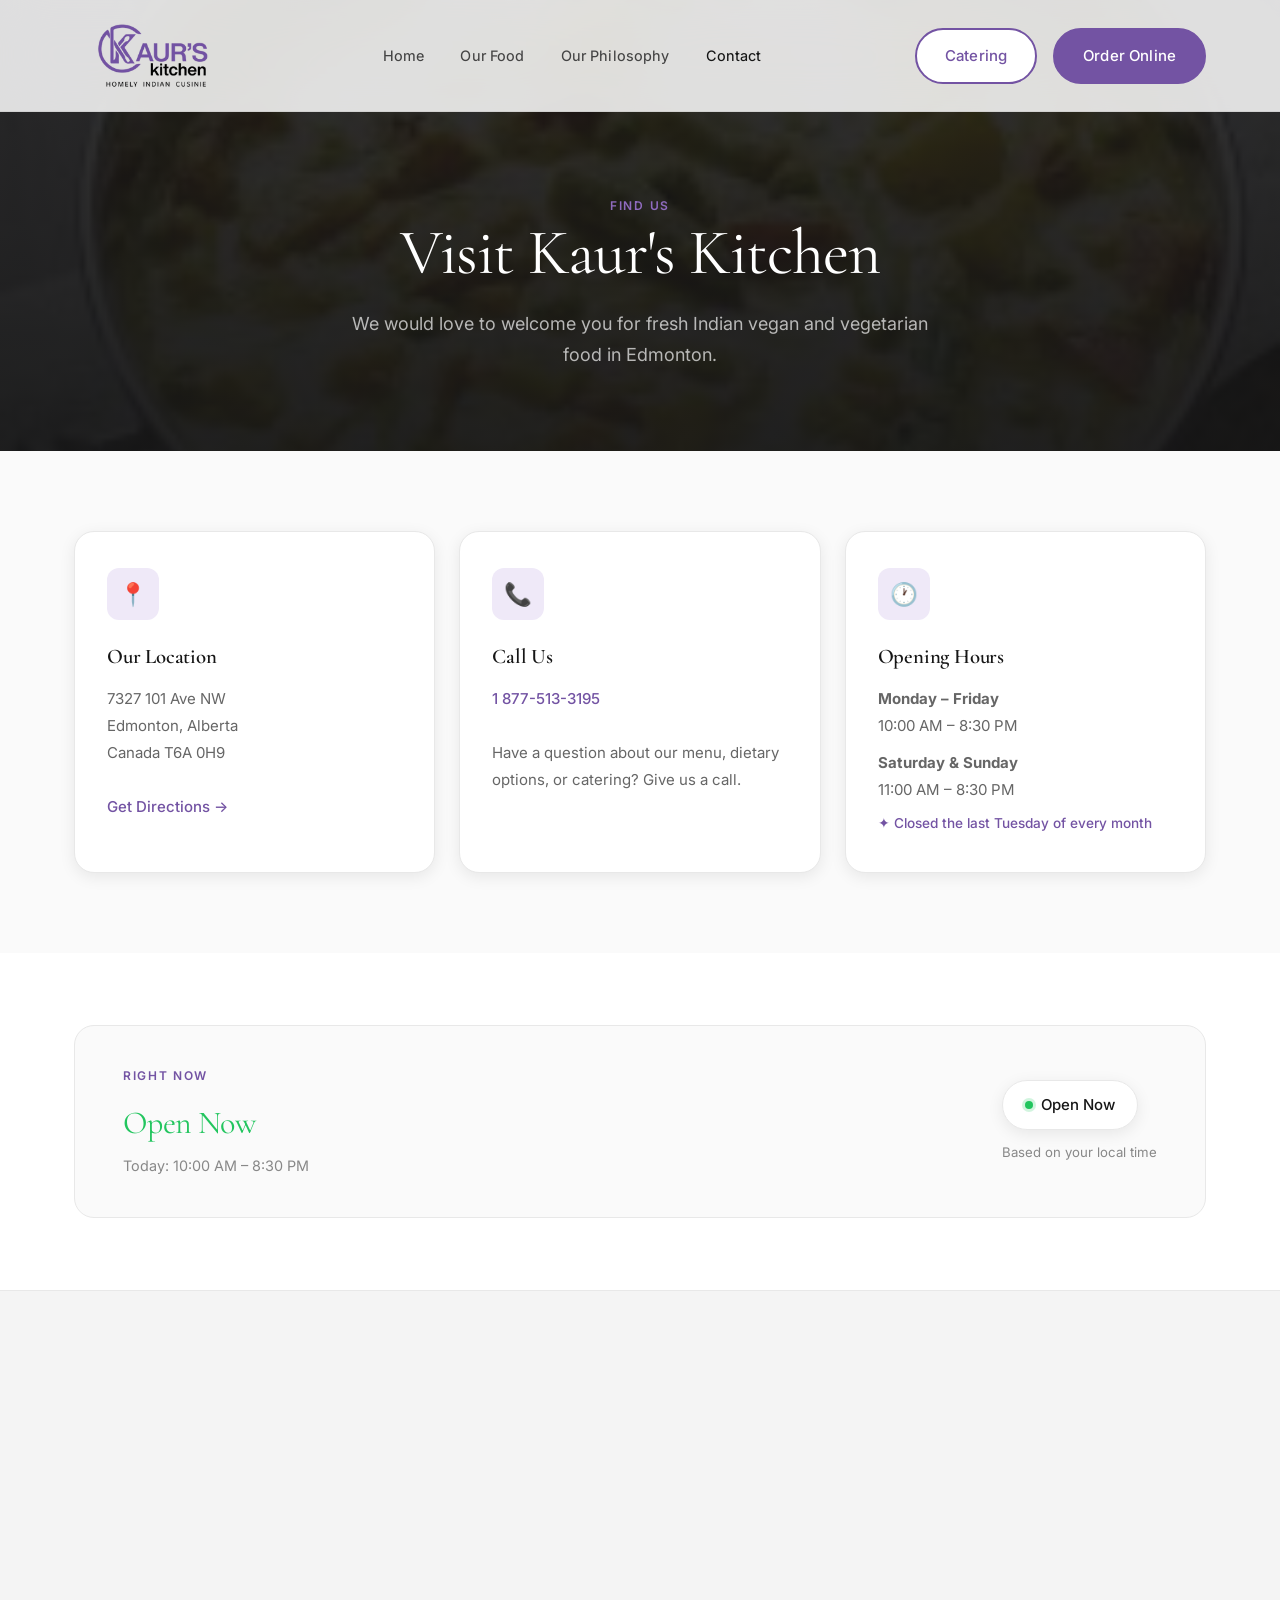
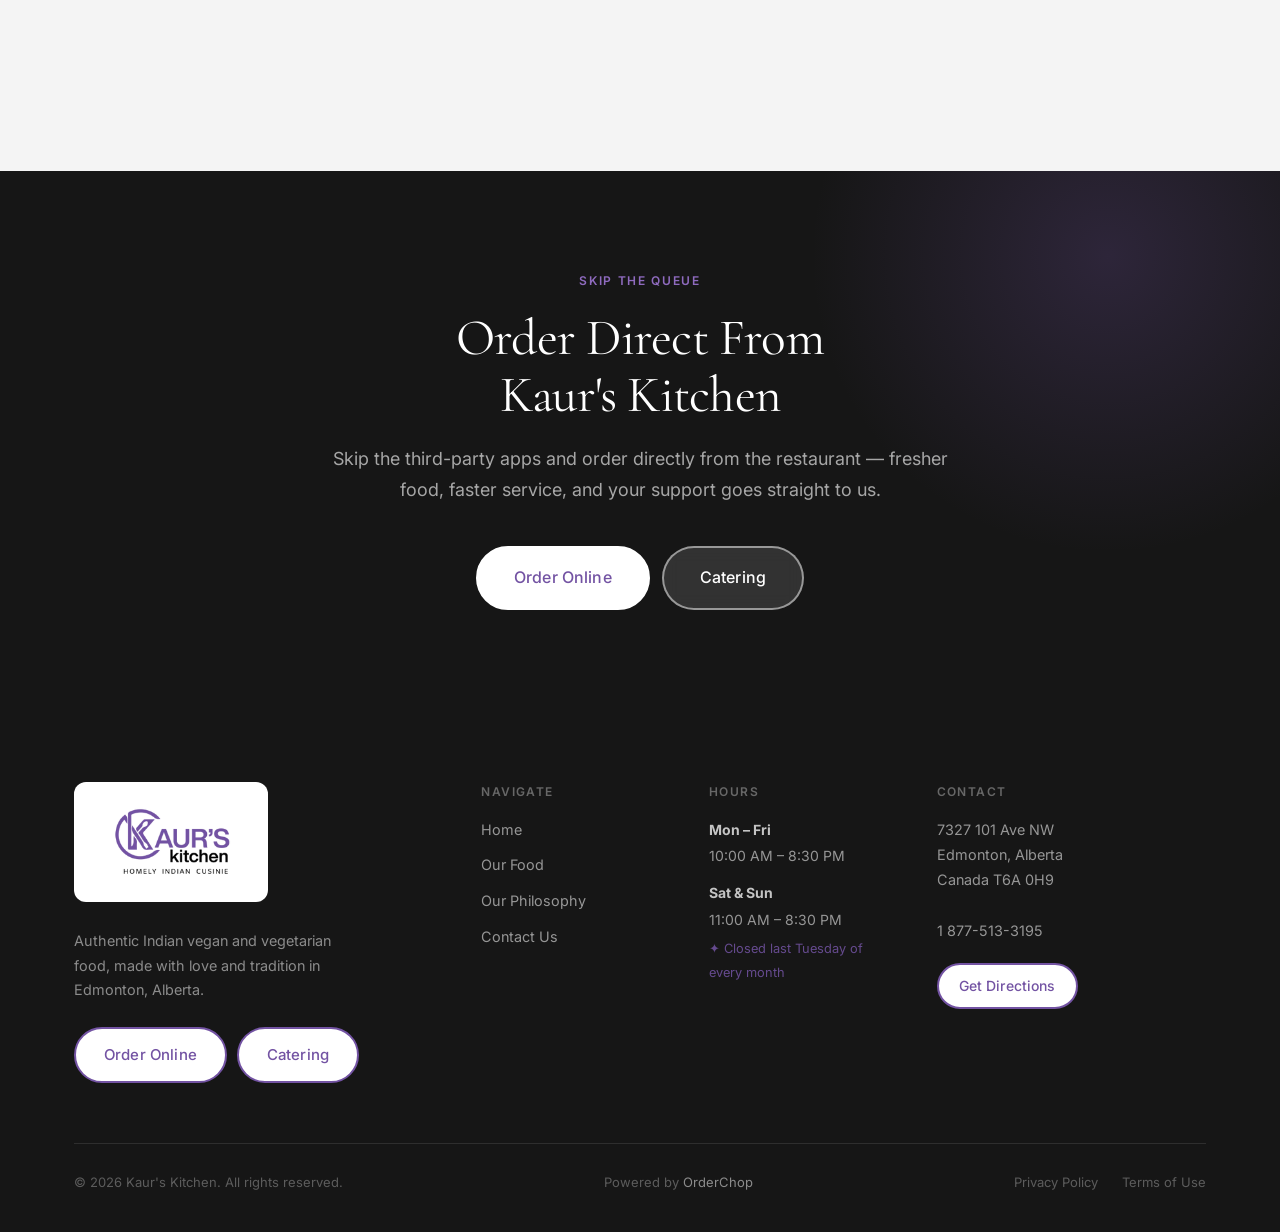
<file: contact.html>
<!DOCTYPE html>
<html lang="en">
<head>
  <meta charset="UTF-8" />
  <meta name="viewport" content="width=device-width, initial-scale=1.0" />
  <meta name="description" content="Contact Kaur's Kitchen — Visit us at 7327 101 Ave NW, Edmonton, Alberta. Call 1 877-513-3195 or order online." />
  <meta name="theme-color" content="#7353A3" />

  <!-- Open Graph -->
  <meta property="og:type"        content="website" />
  <meta property="og:title"       content="Contact — Kaur's Kitchen" />
  <meta property="og:description" content="Visit us in Edmonton for fresh Indian vegan and vegetarian food. Find our address, hours, and get directions." />

  <title>Contact — Kaur's Kitchen</title>

  <link rel="stylesheet" href="style.css" />
  <link rel="preconnect" href="https://fonts.googleapis.com" />
  <link rel="preconnect" href="https://fonts.gstatic.com" crossorigin />
</head>
<body>

  <!-- =============================================
       NAVIGATION
       ============================================= -->
  <header>
    <nav class="nav" role="navigation" aria-label="Main navigation">
      <div class="nav__inner">

        <a href="index.html" class="nav__logo" aria-label="Kaur's Kitchen home">
          <img src="images/Kaurs Kitchen Logo.webp" alt="Kaur's Kitchen" class="nav__logo-img" />
        </a>

        <ul class="nav__links" role="list">
          <li><a href="index.html"             class="nav__link">Home</a></li>
          <li><a href="index.html#our-food"    class="nav__link">Our Food</a></li>
          <li><a href="index.html#our-philosophy" class="nav__link">Our Philosophy</a></li>
          <li><a href="contact.html"           class="nav__link" aria-current="page">Contact</a></li>
        </ul>

        <div class="nav__cta">
          <a href="https://app.orderchop.com/69f3a3f9e282db136ff66564/catering"
             class="btn btn--secondary"
             target="_blank"
             rel="noopener noreferrer"
             aria-label="Catering enquiries for Kaur's Kitchen">
            Catering
          </a>
          <a href="https://app.orderchop.com/69f3a3f9e282db136ff66564/store"
             class="btn btn--primary"
             target="_blank"
             rel="noopener noreferrer"
             aria-label="Order online from Kaur's Kitchen">
            Order Online
          </a>
        </div>

        <button class="nav__hamburger"
                aria-label="Open navigation menu"
                aria-expanded="false"
                aria-controls="mobile-menu">
          <span></span>
          <span></span>
          <span></span>
        </button>

      </div>
    </nav>

    <!-- Mobile menu -->
    <div class="nav__mobile-menu" id="mobile-menu" role="dialog" aria-label="Mobile navigation">
      <a href="index.html"                class="nav__mobile-link">Home</a>
      <a href="index.html#our-food"       class="nav__mobile-link">Our Food</a>
      <a href="index.html#our-philosophy" class="nav__mobile-link">Our Philosophy</a>
      <a href="contact.html"              class="nav__mobile-link">Contact</a>
      <a href="https://app.orderchop.com/69f3a3f9e282db136ff66564/catering"
         class="btn btn--secondary btn--lg nav__mobile-cta"
         target="_blank"
         rel="noopener noreferrer">
        Catering
      </a>
      <a href="https://app.orderchop.com/69f3a3f9e282db136ff66564/store"
         class="btn btn--primary btn--lg nav__mobile-cta"
         target="_blank"
         rel="noopener noreferrer">
        Order Online
      </a>
    </div>
  </header>

  <main>

    <!-- =============================================
         CONTACT HERO
         ============================================= -->
    <section class="contact-hero" aria-labelledby="contact-hero-heading">

      <div class="contact-hero__bg" aria-hidden="true">
        <img src="images/7.jpg" alt="" />
      </div>
      <div class="contact-hero__overlay" aria-hidden="true"></div>

      <div class="contact-hero__content">
        <span class="eyebrow">Find Us</span>
        <h1 class="headline headline--lg" id="contact-hero-heading">
          Visit Kaur's Kitchen
        </h1>
        <p class="body-lg">
          We would love to welcome you for fresh Indian vegan and vegetarian
          food in Edmonton.
        </p>
      </div>

    </section>

    <!-- =============================================
         CONTACT CARDS
         ============================================= -->
    <section class="contact-cards" aria-labelledby="contact-cards-heading">
      <div class="container">

        <h2 class="visually-hidden" id="contact-cards-heading">Contact Information</h2>

        <div class="contact-cards__grid">

          <!-- Address -->
          <div class="contact-card fade-up fade-up-delay-1">
            <div class="contact-card__icon" aria-hidden="true">📍</div>
            <h3 class="contact-card__title">Our Location</h3>
            <address class="contact-card__content" style="font-style:normal;">
              <p>7327 101 Ave NW</p>
              <p>Edmonton, Alberta</p>
              <p>Canada T6A 0H9</p>
              <br>
              <a href="https://maps.google.com/?q=7327+101+Ave+NW,+Edmonton,+AB+T6A+0H9"
                 target="_blank"
                 rel="noopener noreferrer"
                 aria-label="Get directions to Kaur's Kitchen on Google Maps">
                Get Directions →
              </a>
            </address>
          </div>

          <!-- Phone -->
          <div class="contact-card fade-up fade-up-delay-2">
            <div class="contact-card__icon" aria-hidden="true">📞</div>
            <h3 class="contact-card__title">Call Us</h3>
            <div class="contact-card__content">
              <p>
                <a href="tel:18775133195" aria-label="Call Kaur's Kitchen at 1 877-513-3195">
                  1 877-513-3195
                </a>
              </p>
              <br>
              <p>Have a question about our menu, dietary options, or catering? Give us a call.</p>
            </div>
          </div>

          <!-- Hours -->
          <div class="contact-card fade-up fade-up-delay-3">
            <div class="contact-card__icon" aria-hidden="true">🕐</div>
            <h3 class="contact-card__title">Opening Hours</h3>
            <div class="contact-card__content" aria-label="Restaurant opening hours">
              <p><strong>Monday – Friday</strong></p>
              <p>10:00 AM – 8:30 PM</p>
              <p style="margin-top:10px;"><strong>Saturday &amp; Sunday</strong></p>
              <p>11:00 AM – 8:30 PM</p>
              <span class="closed-note">✦ Closed the last Tuesday of every month</span>
            </div>
          </div>

        </div>
      </div>
    </section>

    <!-- =============================================
         DYNAMIC STATUS
         ============================================= -->
    <section class="contact-status" aria-label="Current restaurant status" aria-live="polite">
      <div class="container">
        <div class="contact-status__inner fade-up">

          <div class="contact-status__text">
            <span class="eyebrow">Right Now</span>
            <p class="contact-status__label is-closed" data-status-heading aria-live="polite">
              Checking…
            </p>
            <p class="contact-status__meta" data-status-detail></p>
          </div>

          <div class="contact-status__badge-wrap">
            <div class="status-badge status-badge--card"
                 data-status-badge
                 style="font-size:0.9375rem; padding:12px 22px;"
                 aria-live="polite">
              <span class="status-dot" data-status-dot aria-hidden="true"></span>
              <span data-status-label>Checking hours…</span>
            </div>
            <p style="margin-top: 12px; font-size:0.825rem; color:var(--gray-500); text-align:center;">
              Based on your local time
            </p>
          </div>

        </div>
      </div>
    </section>

    <!-- =============================================
         MAP
         ============================================= -->
    <section class="contact-map" aria-label="Map showing Kaur's Kitchen location">
      <iframe
        title="Kaur's Kitchen location map"
        loading="lazy"
        allowfullscreen
        referrerpolicy="no-referrer-when-downgrade"
        src="https://www.google.com/maps?q=7327+101+Ave+NW,+Edmonton,+AB+T6A+0H9,+Canada&output=embed">
      </iframe>
    </section>

    <!-- =============================================
         ORDER CTA
         ============================================= -->
    <section class="section order-cta" aria-labelledby="contact-order-heading">
      <div class="order-cta__bg-accent" aria-hidden="true"></div>
      <div class="container">
        <div class="order-cta__content fade-up">
          <span class="order-cta__eyebrow">Skip the Queue</span>
          <h2 class="headline" id="contact-order-heading">
            Order Direct From<br>Kaur's Kitchen
          </h2>
          <p class="body-lg">
            Skip the third-party apps and order directly from the restaurant —
            fresher food, faster service, and your support goes straight to us.
          </p>
          <div style="display:flex; gap:12px; justify-content:center; flex-wrap:wrap;">
            <a href="https://app.orderchop.com/69f3a3f9e282db136ff66564/store"
               class="btn btn--white btn--lg"
               target="_blank"
               rel="noopener noreferrer">
              Order Online
            </a>
            <a href="https://app.orderchop.com/69f3a3f9e282db136ff66564/catering"
               class="btn btn--ghost-white btn--lg"
               target="_blank"
               rel="noopener noreferrer">
              Catering
            </a>
          </div>
        </div>
      </div>
    </section>

  </main>

  <!-- =============================================
       FOOTER
       ============================================= -->
  <footer class="footer" role="contentinfo">
    <div class="container">
      <div class="footer__grid">

        <div class="footer__brand">
          <div class="footer__logo-wrap">
            <a href="index.html" aria-label="Kaur's Kitchen home">
              <img src="images/Kaurs Kitchen Logo.webp" alt="Kaur's Kitchen" class="footer__logo-img" />
            </a>
          </div>
          <p class="footer__tagline">
            Authentic Indian vegan and vegetarian food, made with love and
            tradition in Edmonton, Alberta.
          </p>
          <div style="display:flex; gap:10px; flex-wrap:wrap;">
            <a href="https://app.orderchop.com/69f3a3f9e282db136ff66564/store"
               class="btn btn--secondary"
               target="_blank"
               rel="noopener noreferrer">
              Order Online
            </a>
            <a href="https://app.orderchop.com/69f3a3f9e282db136ff66564/catering"
               class="btn btn--secondary"
               target="_blank"
               rel="noopener noreferrer">
              Catering
            </a>
          </div>
        </div>

        <div>
          <p class="footer__col-title">Navigate</p>
          <ul class="footer__links" role="list">
            <li><a href="index.html"                class="footer__link">Home</a></li>
            <li><a href="index.html#our-food"       class="footer__link">Our Food</a></li>
            <li><a href="index.html#our-philosophy" class="footer__link">Our Philosophy</a></li>
            <li><a href="contact.html"              class="footer__link">Contact Us</a></li>
          </ul>
        </div>

        <div>
          <p class="footer__col-title">Hours</p>
          <div class="footer__hours-list" aria-label="Opening hours">
            <p><strong style="color:rgba(255,255,255,0.75)">Mon – Fri</strong></p>
            <p>10:00 AM – 8:30 PM</p>
            <p style="margin-top:10px;"><strong style="color:rgba(255,255,255,0.75)">Sat &amp; Sun</strong></p>
            <p>11:00 AM – 8:30 PM</p>
            <p class="footer__hours-closed">✦ Closed last Tuesday of every month</p>
          </div>
        </div>

        <div>
          <p class="footer__col-title">Contact</p>
          <address class="footer__address" style="font-style:normal;">
            <p>7327 101 Ave NW</p>
            <p>Edmonton, Alberta</p>
            <p>Canada T6A 0H9</p>
            <br>
            <p><a href="tel:18775133195">1 877-513-3195</a></p>
          </address>
          <a href="https://maps.google.com/?q=7327+101+Ave+NW,+Edmonton,+AB+T6A+0H9"
             class="btn btn--secondary"
             target="_blank"
             rel="noopener noreferrer"
             style="font-size:0.875rem; padding:10px 20px;">
            Get Directions
          </a>
        </div>

      </div>

      <div class="footer__bottom">
        <p class="footer__copy">
          &copy; <span id="footer-year"></span> Kaur's Kitchen. All rights reserved.
        </p>
        <p class="footer__powered">
          Powered by <a href="https://orderchop.com/index.html" target="_blank" rel="noopener noreferrer">OrderChop</a>
        </p>
        <nav class="footer__legal" aria-label="Legal links">
          <a href="#">Privacy Policy</a>
          <a href="#">Terms of Use</a>
        </nav>
      </div>
    </div>
  </footer>

  <script src="script.js"></script>
  <script>
    document.getElementById('footer-year').textContent = new Date().getFullYear();
  </script>

</body>
</html>
</file>
<file: style.css>
/* =============================================
   Kaur's Kitchen — Shared Stylesheet
   ============================================= */

/* --- Google Fonts --- */
@import url('https://fonts.googleapis.com/css2?family=Cormorant+Garamond:ital,wght@0,300;0,400;0,500;0,600;0,700;1,400;1,600&family=Inter:wght@300;400;500;600&display=swap');

/* --- CSS Variables --- */
:root {
  --purple:        #7353A3;
  --purple-dark:   #5C4285;
  --purple-light:  #EFE9F8;
  --purple-mid:    #8F6BBF;
  --white:         #FFFFFF;
  --black:         #161616;
  --gray-50:       #FAFAFA;
  --gray-100:      #F4F4F4;
  --gray-200:      #E8E8E8;
  --gray-400:      #A0A0A0;
  --gray-500:      #888888;
  --gray-600:      #666666;
  --gray-700:      #444444;

  --font-heading:  'Cormorant Garamond', Georgia, serif;
  --font-body:     'Inter', -apple-system, BlinkMacSystemFont, 'Segoe UI', sans-serif;

  --radius-xs:  6px;
  --radius-sm:  12px;
  --radius-md:  20px;
  --radius-lg:  32px;
  --radius-xl:  48px;

  --shadow-xs:  0 1px 4px rgba(0,0,0,0.06);
  --shadow-sm:  0 4px 16px rgba(0,0,0,0.08);
  --shadow-md:  0 8px 32px rgba(0,0,0,0.12);
  --shadow-lg:  0 20px 60px rgba(0,0,0,0.16);
  --shadow-xl:  0 32px 80px rgba(0,0,0,0.20);

  --nav-height: 112px;
  --max-width:  1180px;

  --ease:       cubic-bezier(0.4, 0, 0.2, 1);
  --transition: 0.35s cubic-bezier(0.4, 0, 0.2, 1);
}

/* --- Reset --- */
*, *::before, *::after {
  box-sizing: border-box;
  margin: 0;
  padding: 0;
}

html {
  scroll-behavior: smooth;
  -webkit-text-size-adjust: 100%;
}

body {
  font-family: var(--font-body);
  font-size: 16px;
  line-height: 1.6;
  color: var(--black);
  background: var(--white);
  -webkit-font-smoothing: antialiased;
  -moz-osx-font-smoothing: grayscale;
  overflow-x: hidden;
}

img {
  display: block;
  max-width: 100%;
  height: auto;
}

a {
  text-decoration: none;
  color: inherit;
}

ul { list-style: none; }

/* --- Accessibility --- */
.visually-hidden {
  position: absolute;
  width: 1px;
  height: 1px;
  padding: 0;
  margin: -1px;
  overflow: hidden;
  clip: rect(0,0,0,0);
  white-space: nowrap;
  border: 0;
}

/* --- Container --- */
.container {
  max-width: var(--max-width);
  margin: 0 auto;
  padding: 0 24px;
}

/* --- Section Spacing --- */
.section {
  padding: 100px 0;
}

.section--sm {
  padding: 64px 0;
}

/* =============================================
   TYPOGRAPHY
   ============================================= */

.display {
  font-family: var(--font-heading);
  font-size: clamp(3rem, 6vw, 5.5rem);
  font-weight: 400;
  line-height: 1.08;
  letter-spacing: -0.02em;
  color: var(--black);
}

.headline {
  font-family: var(--font-heading);
  font-size: clamp(2.2rem, 4vw, 3.8rem);
  font-weight: 400;
  line-height: 1.1;
  letter-spacing: -0.015em;
  color: var(--black);
}

.headline--lg {
  font-size: clamp(2.6rem, 5vw, 4.8rem);
}

.subheadline {
  font-family: var(--font-heading);
  font-size: clamp(1.4rem, 2.5vw, 2rem);
  font-weight: 400;
  line-height: 1.3;
  letter-spacing: -0.01em;
}

.eyebrow {
  font-family: var(--font-body);
  font-size: 0.75rem;
  font-weight: 600;
  letter-spacing: 0.14em;
  text-transform: uppercase;
  color: var(--purple);
}

.body-lg {
  font-size: 1.125rem;
  line-height: 1.75;
  color: var(--gray-600);
}

.body-md {
  font-size: 1rem;
  line-height: 1.7;
  color: var(--gray-600);
}

/* =============================================
   BUTTONS
   ============================================= */

.btn {
  display: inline-flex;
  align-items: center;
  justify-content: center;
  gap: 8px;
  font-family: var(--font-body);
  font-size: 0.9375rem;
  font-weight: 500;
  letter-spacing: 0.01em;
  padding: 14px 28px;
  border-radius: 100px;
  border: 2px solid transparent;
  cursor: pointer;
  transition: var(--transition);
  white-space: nowrap;
  text-decoration: none;
  -webkit-tap-highlight-color: transparent;
}

.btn--primary {
  background: var(--purple);
  color: var(--white);
  border-color: var(--purple);
}

.btn--primary:hover {
  background: var(--purple-dark);
  border-color: var(--purple-dark);
  transform: translateY(-1px);
  box-shadow: 0 8px 24px rgba(115, 83, 163, 0.35);
}

.btn--secondary {
  background: var(--white);
  color: var(--purple);
  border-color: var(--purple);
}

.btn--secondary:hover {
  background: var(--purple-light);
  transform: translateY(-1px);
}

.btn--ghost-white {
  background: rgba(255,255,255,0.12);
  color: var(--white);
  border-color: rgba(255,255,255,0.5);
  backdrop-filter: blur(8px);
}

.btn--ghost-white:hover {
  background: rgba(255,255,255,0.22);
  border-color: rgba(255,255,255,0.8);
  transform: translateY(-1px);
}

.btn--white {
  background: var(--white);
  color: var(--purple);
  border-color: var(--white);
}

.btn--white:hover {
  background: var(--purple-light);
  transform: translateY(-1px);
}

.btn--lg {
  font-size: 1rem;
  padding: 17px 36px;
}

/* =============================================
   STATUS BADGE
   ============================================= */

.status-badge {
  display: inline-flex;
  align-items: center;
  gap: 8px;
  font-family: var(--font-body);
  font-size: 0.8125rem;
  font-weight: 500;
  padding: 8px 16px;
  border-radius: 100px;
  backdrop-filter: blur(12px);
  -webkit-backdrop-filter: blur(12px);
}

.status-badge--light {
  background: rgba(255,255,255,0.18);
  color: var(--white);
  border: 1px solid rgba(255,255,255,0.3);
}

.status-badge--card {
  background: var(--white);
  color: var(--black);
  border: 1px solid var(--gray-200);
  box-shadow: var(--shadow-sm);
}

.status-dot {
  width: 8px;
  height: 8px;
  border-radius: 50%;
  flex-shrink: 0;
}

.status-badge.is-open .status-dot {
  background: #22C55E;
  box-shadow: 0 0 0 3px rgba(34, 197, 94, 0.2);
  animation: pulse-green 2s ease-in-out infinite;
}

.status-badge.is-closed .status-dot,
.status-badge.is-closed-today .status-dot {
  background: #EF4444;
  box-shadow: 0 0 0 3px rgba(239, 68, 68, 0.2);
}

@keyframes pulse-green {
  0%, 100% { box-shadow: 0 0 0 3px rgba(34, 197, 94, 0.2); }
  50%       { box-shadow: 0 0 0 5px rgba(34, 197, 94, 0.1); }
}

.status-hours {
  font-size: 0.8125rem;
  color: var(--gray-500);
  margin-top: 6px;
}

/* =============================================
   NAVIGATION
   ============================================= */

.nav {
  position: fixed;
  top: 0;
  left: 0;
  right: 0;
  z-index: 1000;
  height: var(--nav-height);
  background: rgba(255,255,255,0.85);
  backdrop-filter: blur(24px) saturate(180%);
  -webkit-backdrop-filter: blur(24px) saturate(180%);
  border-bottom: 1px solid rgba(0,0,0,0.06);
  transition: box-shadow var(--transition);
}

.nav.is-scrolled {
  box-shadow: 0 2px 20px rgba(0,0,0,0.08);
}

.nav__inner {
  display: flex;
  align-items: center;
  justify-content: space-between;
  height: 100%;
  max-width: var(--max-width);
  margin: 0 auto;
  padding: 0 24px;
}

.nav__logo {
  display: inline-flex;
  align-items: center;
  text-decoration: none;
  flex-shrink: 0;
}

.nav__logo-img {
  height: 96px;
  width: auto;
  display: block;
}

/* Footer logo — sits on a white pill so the white-background image
   reads cleanly against the dark footer */
.footer__logo-wrap {
  display: inline-block;
  background: var(--white);
  border-radius: var(--radius-sm);
  padding: 10px 16px;
  margin-bottom: 20px;
}

.footer__logo-img {
  height: 100px;
  width: auto;
  display: block;
}

.nav__links {
  display: flex;
  align-items: center;
  gap: 36px;
}

.nav__link {
  font-size: 0.9rem;
  font-weight: 450;
  color: var(--gray-700);
  text-decoration: none;
  transition: color var(--transition);
  letter-spacing: 0.01em;
}

.nav__link:hover,
.nav__link.is-active {
  color: var(--black);
}

.nav__cta {
  display: flex;
  align-items: center;
  gap: 16px;
  flex-shrink: 0;
}

/* Mobile hamburger */
.nav__hamburger {
  display: none;
  flex-direction: column;
  gap: 5px;
  background: none;
  border: none;
  cursor: pointer;
  padding: 8px;
  -webkit-tap-highlight-color: transparent;
}

.nav__hamburger span {
  display: block;
  width: 24px;
  height: 2px;
  background: var(--black);
  border-radius: 2px;
  transition: var(--transition);
  transform-origin: center;
}

.nav__hamburger.is-open span:nth-child(1) {
  transform: translateY(7px) rotate(45deg);
}
.nav__hamburger.is-open span:nth-child(2) {
  opacity: 0;
  transform: scaleX(0);
}
.nav__hamburger.is-open span:nth-child(3) {
  transform: translateY(-7px) rotate(-45deg);
}

/* Mobile menu */
.nav__mobile-menu {
  display: none;
  position: fixed;
  top: var(--nav-height);
  left: 0;
  right: 0;
  background: rgba(255,255,255,0.97);
  backdrop-filter: blur(24px);
  -webkit-backdrop-filter: blur(24px);
  border-bottom: 1px solid var(--gray-200);
  padding: 24px;
  flex-direction: column;
  gap: 8px;
  z-index: 999;
  transform: translateY(-8px);
  opacity: 0;
  pointer-events: none;
  transition: opacity 0.25s var(--ease), transform 0.25s var(--ease);
}

.nav__mobile-menu.is-open {
  display: flex;
  opacity: 1;
  transform: translateY(0);
  pointer-events: all;
}

.nav__mobile-link {
  font-size: 1.1rem;
  font-weight: 450;
  color: var(--black);
  padding: 14px 0;
  border-bottom: 1px solid var(--gray-100);
  text-decoration: none;
  transition: color var(--transition);
}

.nav__mobile-link:hover {
  color: var(--purple);
}

.nav__mobile-cta {
  margin-top: 16px;
}

/* =============================================
   HERO SECTION
   ============================================= */

.hero {
  position: relative;
  min-height: 100vh;
  display: flex;
  align-items: center;
  overflow: hidden;
  background: var(--black);
}

.hero__bg {
  position: absolute;
  inset: 0;
  z-index: 0;
}

.hero__bg img {
  width: 100%;
  height: 100%;
  object-fit: cover;
  object-position: center;
  transform: scale(1.04);
  transition: transform 8s var(--ease);
}

.hero.is-loaded .hero__bg img {
  transform: scale(1);
}

.hero__overlay {
  position: absolute;
  inset: 0;
  background: linear-gradient(
    135deg,
    rgba(22, 22, 22, 0.72) 0%,
    rgba(22, 22, 22, 0.45) 55%,
    rgba(115, 83, 163, 0.18) 100%
  );
  z-index: 1;
}

.hero__content {
  position: relative;
  z-index: 2;
  width: 100%;
  max-width: var(--max-width);
  margin: 0 auto;
  padding: calc(var(--nav-height) + 60px) 24px 80px;
}

.hero__inner {
  max-width: 680px;
}

.hero__eyebrow {
  display: inline-block;
  color: rgba(255,255,255,0.75);
  letter-spacing: 0.15em;
  font-size: 0.75rem;
  font-weight: 600;
  text-transform: uppercase;
  margin-bottom: 24px;
}

.hero__title {
  font-family: var(--font-heading);
  font-size: clamp(2.8rem, 6vw, 5rem);
  font-weight: 400;
  line-height: 1.07;
  letter-spacing: -0.025em;
  color: var(--white);
  margin-bottom: 24px;
}

.hero__title em {
  font-style: italic;
  color: rgba(255,255,255,0.9);
}

.hero__subtitle {
  font-size: clamp(1rem, 1.8vw, 1.175rem);
  line-height: 1.7;
  color: rgba(255,255,255,0.78);
  margin-bottom: 40px;
  max-width: 540px;
}

.hero__actions {
  display: flex;
  flex-wrap: wrap;
  gap: 12px;
  margin-bottom: 48px;
}

.hero__status {
  display: flex;
  align-items: center;
  gap: 12px;
  flex-wrap: wrap;
}

/* =============================================
   TRUST BAR / FEATURES STRIP
   ============================================= */

.trust-bar {
  padding: 0;
  background: var(--gray-50);
  border-bottom: 1px solid var(--gray-200);
}

.trust-bar__inner {
  display: flex;
  align-items: center;
  justify-content: center;
  gap: 0;
  padding: 20px 24px;
  max-width: var(--max-width);
  margin: 0 auto;
  flex-wrap: wrap;
}

.trust-item {
  display: flex;
  align-items: center;
  gap: 10px;
  padding: 8px 28px;
  border-right: 1px solid var(--gray-200);
}

.trust-item:last-child {
  border-right: none;
}

.trust-item__icon {
  font-size: 1.25rem;
  flex-shrink: 0;
}

.trust-item__text {
  font-size: 0.875rem;
  font-weight: 500;
  color: var(--gray-700);
  letter-spacing: 0.01em;
}

/* =============================================
   FEATURED DISHES
   ============================================= */

.dishes {
  background: var(--white);
}

.section-header {
  margin-bottom: 64px;
}

.section-header--center {
  text-align: center;
  max-width: 640px;
  margin-left: auto;
  margin-right: auto;
  margin-bottom: 64px;
}

.section-header .eyebrow {
  display: block;
  margin-bottom: 16px;
}

.section-header .headline {
  margin-bottom: 20px;
}

.section-header .body-lg {
  max-width: 540px;
  margin: 0 auto;
}

.dishes__grid {
  display: grid;
  grid-template-columns: repeat(4, 1fr);
  gap: 20px;
}

.dish-card {
  background: var(--white);
  border-radius: var(--radius-md);
  overflow: hidden;
  border: 1px solid var(--gray-200);
  transition: transform var(--transition), box-shadow var(--transition);
  cursor: default;
}

.dish-card:hover {
  transform: translateY(-6px);
  box-shadow: var(--shadow-lg);
}

.dish-card__image {
  width: 100%;
  height: 240px;
  overflow: hidden;
  background: var(--gray-100);
  position: relative;
}

.dish-card__image img {
  width: 100%;
  height: 100%;
  object-fit: cover;
  object-position: center;
  transition: transform 0.6s var(--ease);
}

.dish-card:hover .dish-card__image img {
  transform: scale(1.06);
}

.dish-card__body {
  padding: 20px 22px 24px;
}

.dish-card__tag {
  font-size: 0.7rem;
  font-weight: 600;
  letter-spacing: 0.1em;
  text-transform: uppercase;
  color: var(--purple);
  margin-bottom: 8px;
}

.dish-card__name {
  font-family: var(--font-heading);
  font-size: 1.375rem;
  font-weight: 500;
  color: var(--black);
  line-height: 1.2;
  margin-bottom: 8px;
  letter-spacing: -0.01em;
}

.dish-card__desc {
  font-size: 0.875rem;
  color: var(--gray-600);
  line-height: 1.6;
}

/* =============================================
   PHILOSOPHY SECTION
   ============================================= */

.philosophy {
  background: var(--gray-50);
  overflow: hidden;
}

.philosophy__inner {
  display: grid;
  grid-template-columns: 1fr 1fr;
  gap: 0;
  align-items: stretch;
  min-height: 580px;
  border-radius: var(--radius-lg);
  overflow: hidden;
  box-shadow: var(--shadow-lg);
}

.philosophy__image {
  position: relative;
  overflow: hidden;
}

.philosophy__image img {
  width: 100%;
  height: 100%;
  object-fit: cover;
  object-position: center;
}

.philosophy__content {
  background: var(--black);
  color: var(--white);
  padding: 72px 64px;
  display: flex;
  flex-direction: column;
  justify-content: center;
}

.philosophy__content .eyebrow {
  color: var(--purple-mid);
  margin-bottom: 20px;
}

.philosophy__content .headline {
  color: var(--white);
  margin-bottom: 28px;
}

.philosophy__content .body-lg {
  color: rgba(255,255,255,0.68);
  margin-bottom: 0;
  max-width: 420px;
}

.philosophy__accent {
  display: block;
  width: 48px;
  height: 3px;
  background: var(--purple);
  border-radius: 2px;
  margin-top: 32px;
}

/* =============================================
   CHEF SECTION
   ============================================= */

.chef {
  background: var(--white);
}

.chef__inner {
  display: grid;
  grid-template-columns: 1fr 1fr;
  gap: 80px;
  align-items: center;
}

.chef__image-wrap {
  position: relative;
}

.chef__image {
  width: 100%;
  aspect-ratio: 4 / 5;
  border-radius: var(--radius-lg);
  overflow: hidden;
  box-shadow: var(--shadow-xl);
}

.chef__image img {
  width: 100%;
  height: 100%;
  object-fit: cover;
  object-position: center top;
}

.chef__badge {
  position: absolute;
  bottom: -20px;
  right: -20px;
  background: var(--purple);
  color: var(--white);
  border-radius: var(--radius-md);
  padding: 20px 24px;
  box-shadow: var(--shadow-md);
  max-width: 200px;
}

.chef__badge-title {
  font-family: var(--font-heading);
  font-size: 1.125rem;
  font-weight: 600;
  line-height: 1.2;
  margin-bottom: 4px;
}

.chef__badge-sub {
  font-size: 0.8rem;
  opacity: 0.8;
}

.chef__content .eyebrow {
  display: block;
  margin-bottom: 20px;
}

.chef__content .headline {
  margin-bottom: 28px;
}

.chef__content .body-lg {
  margin-bottom: 36px;
}

.chef__quote {
  border-left: 3px solid var(--purple);
  padding-left: 24px;
  margin-top: 32px;
}

.chef__quote p {
  font-family: var(--font-heading);
  font-size: 1.3rem;
  font-style: italic;
  line-height: 1.5;
  color: var(--gray-700);
}

/* =============================================
   ORDER CTA SECTION
   ============================================= */

.order-cta {
  background: var(--black);
  position: relative;
  overflow: hidden;
}

.order-cta__bg-accent {
  position: absolute;
  top: -40%;
  right: -10%;
  width: 600px;
  height: 600px;
  background: radial-gradient(circle, rgba(115, 83, 163, 0.25) 0%, transparent 70%);
  pointer-events: none;
}

.order-cta__content {
  position: relative;
  z-index: 1;
  text-align: center;
  max-width: 660px;
  margin: 0 auto;
}

.order-cta__eyebrow {
  display: block;
  color: var(--purple-mid);
  letter-spacing: 0.14em;
  font-size: 0.75rem;
  font-weight: 600;
  text-transform: uppercase;
  margin-bottom: 20px;
}

.order-cta .headline {
  color: var(--white);
  margin-bottom: 20px;
}

.order-cta .body-lg {
  color: rgba(255,255,255,0.62);
  margin-bottom: 40px;
}

/* =============================================
   HOURS SECTION (Homepage)
   ============================================= */

.hours-bar {
  background: var(--purple-light);
  padding: 48px 0;
}

.hours-bar__inner {
  display: flex;
  align-items: center;
  justify-content: space-between;
  gap: 32px;
  flex-wrap: wrap;
}

.hours-bar__left .subheadline {
  color: var(--black);
  font-size: 1.5rem;
  margin-bottom: 8px;
}

.hours-bar__table {
  font-size: 0.9rem;
  color: var(--gray-700);
  line-height: 1.9;
}

.hours-bar__table .closed-note {
  color: var(--purple);
  font-weight: 500;
}

.hours-bar__status {
  flex-shrink: 0;
}

/* =============================================
   FOOTER
   ============================================= */

.footer {
  background: var(--black);
  color: rgba(255,255,255,0.55);
  padding: 72px 0 40px;
}

.footer__grid {
  display: grid;
  grid-template-columns: 2fr 1fr 1fr 1.5fr;
  gap: 48px;
  margin-bottom: 60px;
}

.footer__brand .nav__logo {
  display: inline-block;
  margin-bottom: 16px;
  font-size: 1.5rem;
  color: var(--white);
}

.footer__tagline {
  font-size: 0.9rem;
  line-height: 1.7;
  color: rgba(255,255,255,0.5);
  max-width: 260px;
  margin-bottom: 24px;
}

.footer__col-title {
  font-family: var(--font-body);
  font-size: 0.75rem;
  font-weight: 600;
  letter-spacing: 0.12em;
  text-transform: uppercase;
  color: rgba(255,255,255,0.35);
  margin-bottom: 16px;
}

.footer__links {
  display: flex;
  flex-direction: column;
  gap: 10px;
}

.footer__link {
  font-size: 0.9rem;
  color: rgba(255,255,255,0.55);
  text-decoration: none;
  transition: color var(--transition);
}

.footer__link:hover {
  color: var(--white);
}

.footer__address {
  font-size: 0.9rem;
  line-height: 1.75;
  color: rgba(255,255,255,0.55);
  margin-bottom: 20px;
}

.footer__address a {
  color: rgba(255,255,255,0.55);
  transition: color var(--transition);
}

.footer__address a:hover {
  color: var(--white);
}

.footer__hours-list {
  font-size: 0.875rem;
  line-height: 1.9;
  color: rgba(255,255,255,0.55);
}

.footer__hours-closed {
  color: rgba(115, 83, 163, 0.85);
  font-size: 0.8rem;
  margin-top: 4px;
}

.footer__bottom {
  border-top: 1px solid rgba(255,255,255,0.1);
  padding-top: 28px;
  display: flex;
  align-items: center;
  justify-content: space-between;
  flex-wrap: wrap;
  gap: 12px;
}

.footer__copy {
  font-size: 0.8125rem;
  color: rgba(255,255,255,0.3);
}

.footer__powered {
  font-size: 0.8125rem;
  color: rgba(255,255,255,0.3);
}

.footer__powered a {
  color: rgba(255,255,255,0.5);
  text-decoration: none;
  transition: color var(--transition);
}

.footer__powered a:hover {
  color: var(--white);
}

.footer__legal {
  display: flex;
  gap: 24px;
}

.footer__legal a {
  font-size: 0.8125rem;
  color: rgba(255,255,255,0.3);
  text-decoration: none;
  transition: color var(--transition);
}

.footer__legal a:hover {
  color: rgba(255,255,255,0.6);
}

/* =============================================
   CONTACT PAGE SPECIFIC
   ============================================= */

.contact-hero {
  background: var(--black);
  padding: calc(var(--nav-height) + 80px) 0 80px;
  position: relative;
  overflow: hidden;
}

.contact-hero__bg {
  position: absolute;
  inset: 0;
}

.contact-hero__bg img {
  width: 100%;
  height: 100%;
  object-fit: cover;
  object-position: center;
  opacity: 0.3;
}

.contact-hero__overlay {
  position: absolute;
  inset: 0;
  background: linear-gradient(
    to bottom,
    rgba(22,22,22,0.6) 0%,
    rgba(22,22,22,0.85) 100%
  );
}

.contact-hero__content {
  position: relative;
  z-index: 1;
  text-align: center;
  max-width: 640px;
  margin: 0 auto;
  padding: 0 24px;
}

.contact-hero__content .eyebrow {
  color: var(--purple-mid);
  margin-bottom: 20px;
}

.contact-hero__content .headline {
  color: var(--white);
  margin-bottom: 20px;
}

.contact-hero__content .body-lg {
  color: rgba(255,255,255,0.68);
}

/* Contact cards */
.contact-cards {
  background: var(--gray-50);
  padding: 80px 0;
}

.contact-cards__grid {
  display: grid;
  grid-template-columns: repeat(3, 1fr);
  gap: 24px;
}

.contact-card {
  background: var(--white);
  border-radius: var(--radius-md);
  padding: 36px 32px;
  border: 1px solid var(--gray-200);
  box-shadow: var(--shadow-sm);
  transition: transform var(--transition), box-shadow var(--transition);
}

.contact-card:hover {
  transform: translateY(-4px);
  box-shadow: var(--shadow-md);
}

.contact-card__icon {
  width: 52px;
  height: 52px;
  background: var(--purple-light);
  border-radius: var(--radius-sm);
  display: flex;
  align-items: center;
  justify-content: center;
  font-size: 1.4rem;
  margin-bottom: 20px;
}

.contact-card__title {
  font-family: var(--font-heading);
  font-size: 1.3rem;
  font-weight: 600;
  color: var(--black);
  margin-bottom: 12px;
  letter-spacing: -0.01em;
}

.contact-card__content {
  font-size: 0.9375rem;
  line-height: 1.8;
  color: var(--gray-600);
}

.contact-card__content a {
  color: var(--purple);
  text-decoration: none;
  transition: color var(--transition);
  font-weight: 500;
}

.contact-card__content a:hover {
  color: var(--purple-dark);
  text-decoration: underline;
}

.contact-card__content .closed-note {
  display: block;
  margin-top: 8px;
  font-size: 0.85rem;
  color: var(--purple);
  font-weight: 500;
}

/* Dynamic status on contact page */
.contact-status {
  background: var(--white);
  padding: 72px 0;
  border-bottom: 1px solid var(--gray-200);
}

.contact-status__inner {
  display: flex;
  align-items: center;
  justify-content: space-between;
  gap: 40px;
  background: var(--gray-50);
  border: 1px solid var(--gray-200);
  border-radius: var(--radius-md);
  padding: 40px 48px;
  flex-wrap: wrap;
}

.contact-status__text .eyebrow {
  display: block;
  margin-bottom: 12px;
}

.contact-status__label {
  font-family: var(--font-heading);
  font-size: 2rem;
  font-weight: 400;
  letter-spacing: -0.02em;
  margin-bottom: 6px;
}

.contact-status__label.is-open  { color: #22C55E; }
.contact-status__label.is-closed { color: #EF4444; }
.contact-status__label.is-closed-today { color: #EF4444; }

.contact-status__meta {
  font-size: 0.9rem;
  color: var(--gray-500);
}

.contact-status__badge-wrap {
  flex-shrink: 0;
}

/* Map */
.contact-map {
  padding: 0;
  background: var(--gray-100);
}

.contact-map iframe {
  display: block;
  width: 100%;
  height: 480px;
  border: none;
  filter: grayscale(20%);
}

/* =============================================
   CATERING SECTION
   ============================================= */

.catering-section {
  background: var(--purple-light);
}

.catering-section__inner {
  display: grid;
  grid-template-columns: 1fr 1fr;
  gap: 80px;
  align-items: center;
}

.catering-section__content .eyebrow {
  display: block;
  margin-bottom: 16px;
}

.catering-section__content .headline {
  margin-bottom: 20px;
}

.catering-section__content .body-lg {
  margin-bottom: 32px;
  max-width: 440px;
}

.catering-features {
  display: flex;
  flex-direction: column;
  gap: 16px;
}

.catering-feature {
  display: flex;
  align-items: center;
  gap: 18px;
  background: var(--white);
  border-radius: var(--radius-sm);
  padding: 20px 24px;
  box-shadow: var(--shadow-sm);
  border: 1px solid var(--gray-200);
  transition: transform var(--transition), box-shadow var(--transition);
}

.catering-feature:hover {
  transform: translateX(4px);
  box-shadow: var(--shadow-md);
}

.catering-feature__icon {
  font-size: 1.5rem;
  flex-shrink: 0;
}

.catering-feature__text {
  font-weight: 500;
  color: var(--black);
  font-size: 0.9375rem;
}

.catering-feature__sub {
  font-size: 0.8125rem;
  color: var(--gray-500);
  margin-top: 2px;
}

@media (max-width: 768px) {
  .catering-section__inner {
    grid-template-columns: 1fr;
    gap: 40px;
  }
}

/* =============================================
   SCROLL ANIMATION
   ============================================= */

.fade-up {
  opacity: 0;
  transform: translateY(32px);
  transition: opacity 0.7s var(--ease), transform 0.7s var(--ease);
}

.fade-up.is-visible {
  opacity: 1;
  transform: translateY(0);
}

.fade-up-delay-1 { transition-delay: 0.1s; }
.fade-up-delay-2 { transition-delay: 0.2s; }
.fade-up-delay-3 { transition-delay: 0.3s; }
.fade-up-delay-4 { transition-delay: 0.4s; }

/* =============================================
   RESPONSIVE — Tablet (≤ 1024px)
   ============================================= */

@media (max-width: 1024px) {
  .dishes__grid {
    grid-template-columns: repeat(2, 1fr);
  }

  .philosophy__content {
    padding: 48px 44px;
  }

  .chef__inner {
    gap: 56px;
  }

  .footer__grid {
    grid-template-columns: 1fr 1fr;
  }
}

/* =============================================
   RESPONSIVE — Mobile (≤ 768px)
   ============================================= */

@media (max-width: 768px) {
  :root {
    --nav-height: 90px;
  }

  .section {
    padding: 72px 0;
  }

  /* Nav */
  .nav__links,
  .nav__cta {
    display: none;
  }

  .nav__hamburger {
    display: flex;
  }

  /* Hero */
  .hero__actions {
    gap: 10px;
  }

  .hero__actions .btn--lg {
    padding: 15px 28px;
    font-size: 0.9375rem;
  }

  /* Trust bar */
  .trust-bar__inner {
    gap: 0;
  }

  .trust-item {
    padding: 10px 16px;
    border-right: none;
    border-bottom: 1px solid var(--gray-200);
    width: 100%;
  }

  .trust-item:last-child {
    border-bottom: none;
  }

  /* Dishes */
  .dishes__grid {
    grid-template-columns: 1fr 1fr;
    gap: 16px;
  }

  .dish-card__image {
    height: 180px;
  }

  /* Philosophy */
  .philosophy__inner {
    grid-template-columns: 1fr;
    border-radius: var(--radius-md);
  }

  .philosophy__image {
    height: 280px;
  }

  .philosophy__content {
    padding: 44px 32px;
  }

  .philosophy__content .body-lg {
    max-width: 100%;
  }

  /* Chef */
  .chef__inner {
    grid-template-columns: 1fr;
    gap: 40px;
  }

  .chef__badge {
    right: 16px;
    bottom: -16px;
  }

  .chef__image {
    aspect-ratio: 4 / 3;
  }

  /* Hours bar */
  .hours-bar__inner {
    flex-direction: column;
    align-items: flex-start;
  }

  /* Footer */
  .footer__grid {
    grid-template-columns: 1fr;
    gap: 36px;
  }

  .footer__bottom {
    flex-direction: column;
    align-items: flex-start;
  }

  /* Contact */
  .contact-cards__grid {
    grid-template-columns: 1fr;
  }

  .contact-status__inner {
    padding: 28px 24px;
    flex-direction: column;
    align-items: flex-start;
  }
}

/* =============================================
   RESPONSIVE — Small Mobile (≤ 480px)
   ============================================= */

@media (max-width: 480px) {
  .dishes__grid {
    grid-template-columns: 1fr;
  }

  .hero__title {
    font-size: 2.6rem;
  }

  .hero__actions {
    flex-direction: column;
    align-items: flex-start;
  }

  .contact-map iframe {
    height: 320px;
  }
}
</file>
